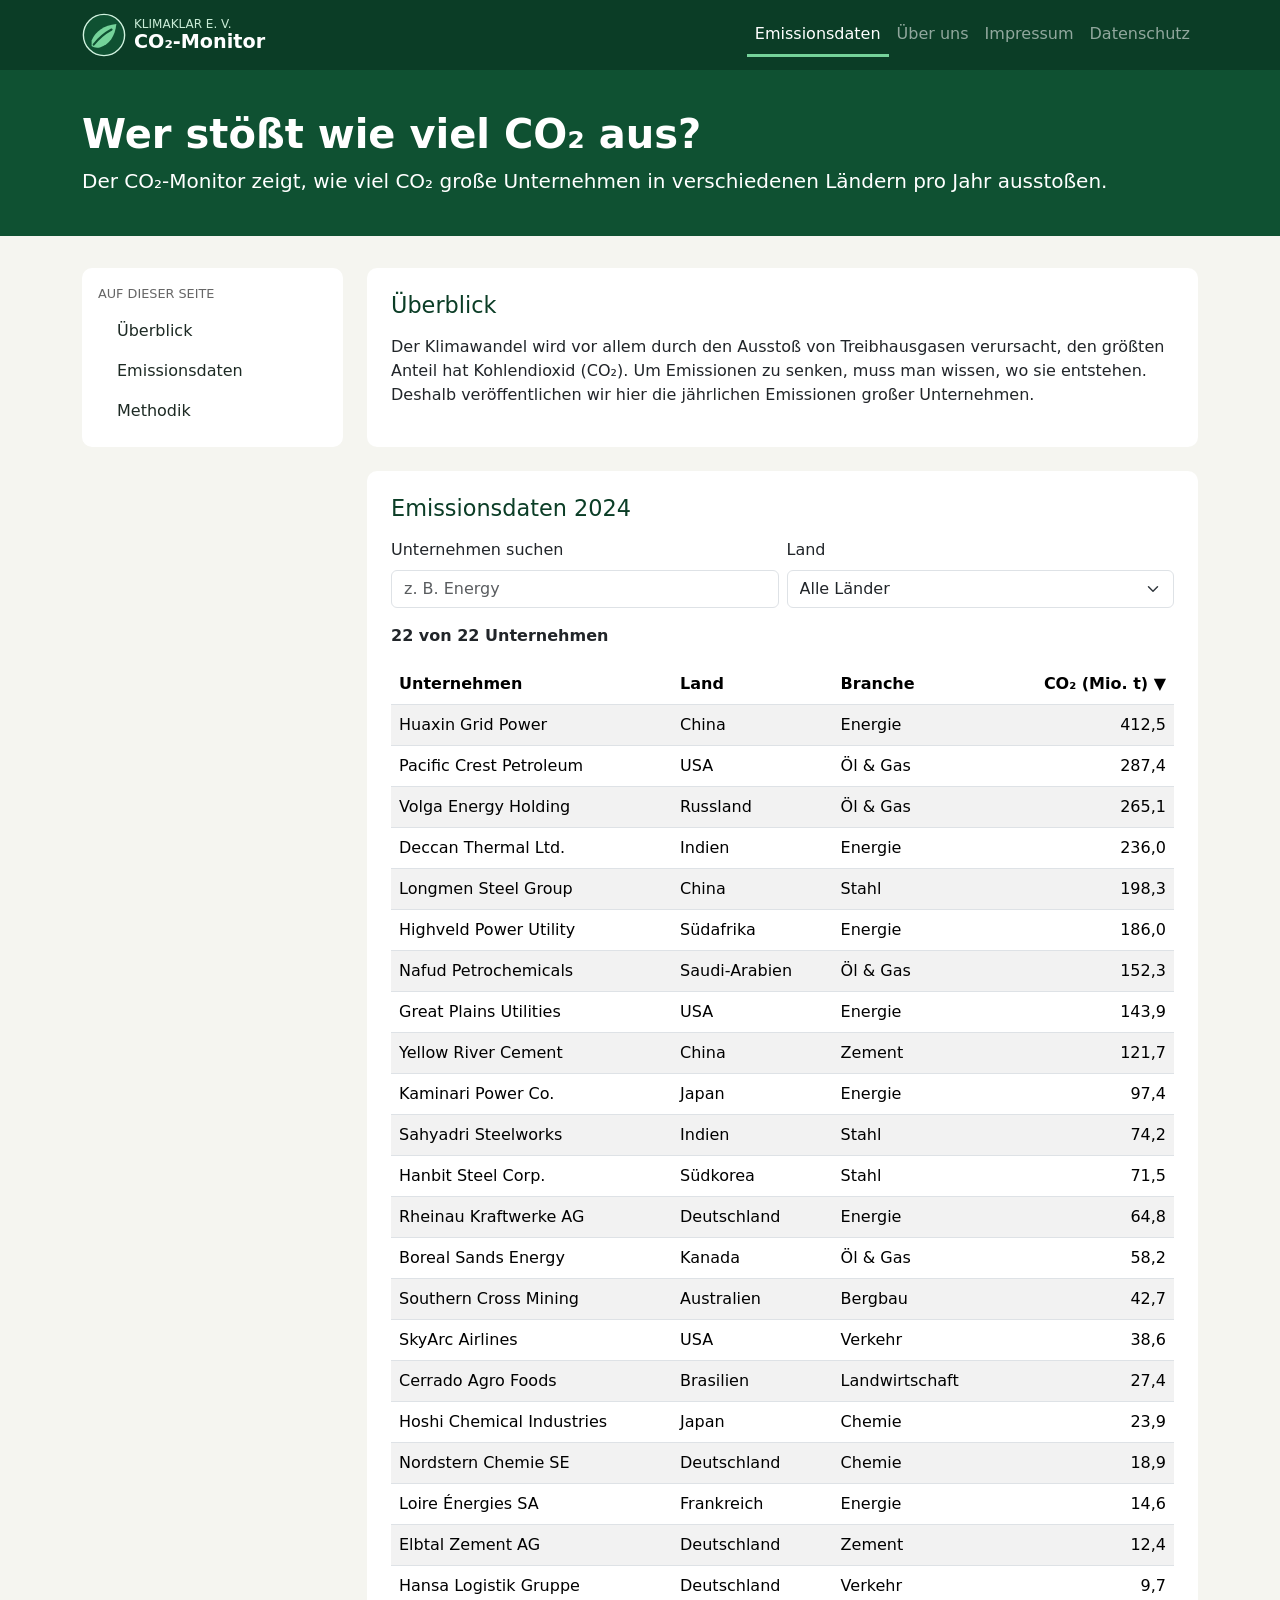
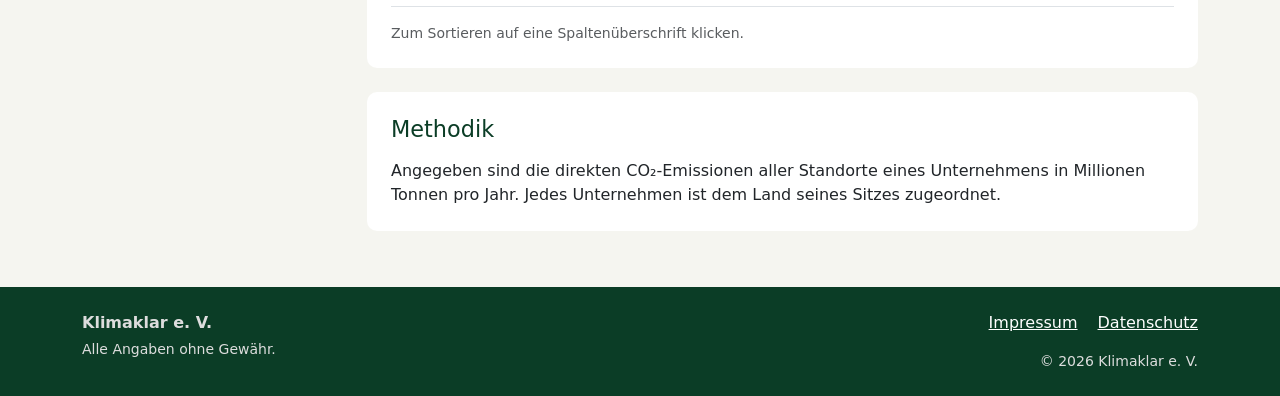
<file: index.html>
<!DOCTYPE html>
<html lang="de">
<head>
  <meta charset="utf-8">
  <meta name="viewport" content="width=device-width, initial-scale=1">
  <title>CO₂-Monitor | Klimaklar e. V.</title>
  <link rel="icon" href="assets/logo.svg" type="image/svg+xml">
  <link rel="stylesheet" href="https://cdn.jsdelivr.net/npm/bootstrap@5.3.3/dist/css/bootstrap.min.css">
  <link rel="stylesheet" href="css/styles.css">
</head>
<body>
  <!-- ===================== HEADER ===================== -->
  <header class="site-header">
    <nav class="navbar navbar-expand-lg navbar-dark" aria-label="Globale Navigation">
      <div class="container-xl">
        <a class="navbar-brand d-flex align-items-center gap-2" href="index.html">
          <img src="assets/logo.svg" alt="Logo Klimaklar e. V." width="44" height="44">
          <span class="brand-text">
            <span class="brand-org">Klimaklar e.&nbsp;V.</span>
            <span class="brand-title">CO₂-Monitor</span>
          </span>
        </a>
        <button class="navbar-toggler" type="button" data-bs-toggle="collapse" data-bs-target="#globalNav"
                aria-controls="globalNav" aria-expanded="false" aria-label="Menü öffnen">
          <span class="navbar-toggler-icon"></span>
        </button>
        <div class="collapse navbar-collapse" id="globalNav">
          <ul class="navbar-nav ms-auto">
            <li class="nav-item"><a class="nav-link active" aria-current="page" href="index.html">Emissionsdaten</a></li>
            <li class="nav-item"><a class="nav-link" href="about.html">Über uns</a></li>
            <li class="nav-item"><a class="nav-link" href="impressum.html">Impressum</a></li>
            <li class="nav-item"><a class="nav-link" href="datenschutz.html">Datenschutz</a></li>
          </ul>
        </div>
      </div>
    </nav>
  </header>

  <!-- ===================== CONTENT ===================== -->
  <section class="hero">
    <div class="container-xl">
      <h1>Wer stößt wie viel CO₂ aus?</h1>
      <p class="lead mb-0">Der CO₂-Monitor zeigt, wie viel CO₂ große Unternehmen in verschiedenen Ländern pro Jahr ausstoßen.</p>
    </div>
  </section>

  <div class="container-xl page-body">
    <div class="row g-4">
      <!-- Lokales Menü mit Links zu den Abschnitten dieser Seite -->
      <aside class="col-lg-3">
        <nav class="local-nav" aria-label="Auf dieser Seite">
          <p class="local-nav-title">Auf dieser Seite</p>
          <ul class="nav flex-lg-column">
            <li class="nav-item"><a class="nav-link" href="#ueberblick">Überblick</a></li>
            <li class="nav-item"><a class="nav-link" href="#daten">Emissionsdaten</a></li>
            <li class="nav-item"><a class="nav-link" href="#methodik">Methodik</a></li>
          </ul>
        </nav>
      </aside>

      <main id="main" class="col-lg-9">
        <section id="ueberblick" class="content-section">
          <h2>Überblick</h2>
          <p>Der Klimawandel wird vor allem durch den Ausstoß von Treibhausgasen verursacht, den größten Anteil hat Kohlendioxid (CO₂). Um Emissionen zu senken, muss man wissen, wo sie entstehen. Deshalb veröffentlichen wir hier die jährlichen Emissionen großer Unternehmen.</p>
        </section>

        <section id="daten" class="content-section">
          <h2>Emissionsdaten 2024</h2>

          <form id="filter" class="row g-2 mb-3">
            <div class="col-md-6">
              <label for="suche" class="form-label">Unternehmen suchen</label>
              <input type="text" id="suche" class="form-control" maxlength="50" placeholder="z. B. Energy">
            </div>
            <div class="col-md-6">
              <label for="land" class="form-label">Land</label>
              <select id="land" class="form-select">
                <option value="alle">Alle Länder</option>
              </select>
            </div>
          </form>

          <div id="hinweis" class="alert alert-info py-2 d-none"></div>
          <p id="anzahl" class="fw-semibold"></p>

          <div class="table-responsive">
            <table id="tabelle" class="table table-striped table-hover align-middle">
              <thead>
                <tr>
                  <th data-spalte="unternehmen">Unternehmen <span></span></th>
                  <th data-spalte="land">Land <span></span></th>
                  <th data-spalte="branche" class="d-none d-sm-table-cell">Branche <span></span></th>
                  <th data-spalte="emissionen" class="text-end">CO₂ (Mio. t) <span></span></th>
                </tr>
              </thead>
              <tbody></tbody>
            </table>
          </div>
          <p class="small text-body-secondary mb-0">Zum Sortieren auf eine Spaltenüberschrift klicken.</p>
        </section>

        <section id="methodik" class="content-section">
          <h2>Methodik</h2>
          <p class="mb-0">Angegeben sind die direkten CO₂-Emissionen aller Standorte eines Unternehmens in Millionen Tonnen pro Jahr. Jedes Unternehmen ist dem Land seines Sitzes zugeordnet.</p>
        </section>
      </main>
    </div>
  </div>

  <!-- ===================== FOOTER ===================== -->
  <footer class="site-footer">
    <div class="container-xl">
      <div class="row g-3">
        <div class="col-md-6">
          <p class="mb-1 fw-semibold">Klimaklar e.&nbsp;V.</p>
          <p class="mb-0 small">Alle Angaben ohne Gewähr.</p>
        </div>
        <div class="col-md-6">
          <nav aria-label="Rechtliches">
            <ul class="footer-links">
              <li><a href="impressum.html">Impressum</a></li>
              <li><a href="datenschutz.html">Datenschutz</a></li>
            </ul>
          </nav>
          <p class="small mb-0">© 2026 Klimaklar e.&nbsp;V.</p>
        </div>
      </div>
    </div>
  </footer>

  <script src="https://cdn.jsdelivr.net/npm/bootstrap@5.3.3/dist/js/bootstrap.bundle.min.js"></script>
  <script src="js/data.js"></script>
  <script src="js/app.js"></script>
</body>
</html>
</file>
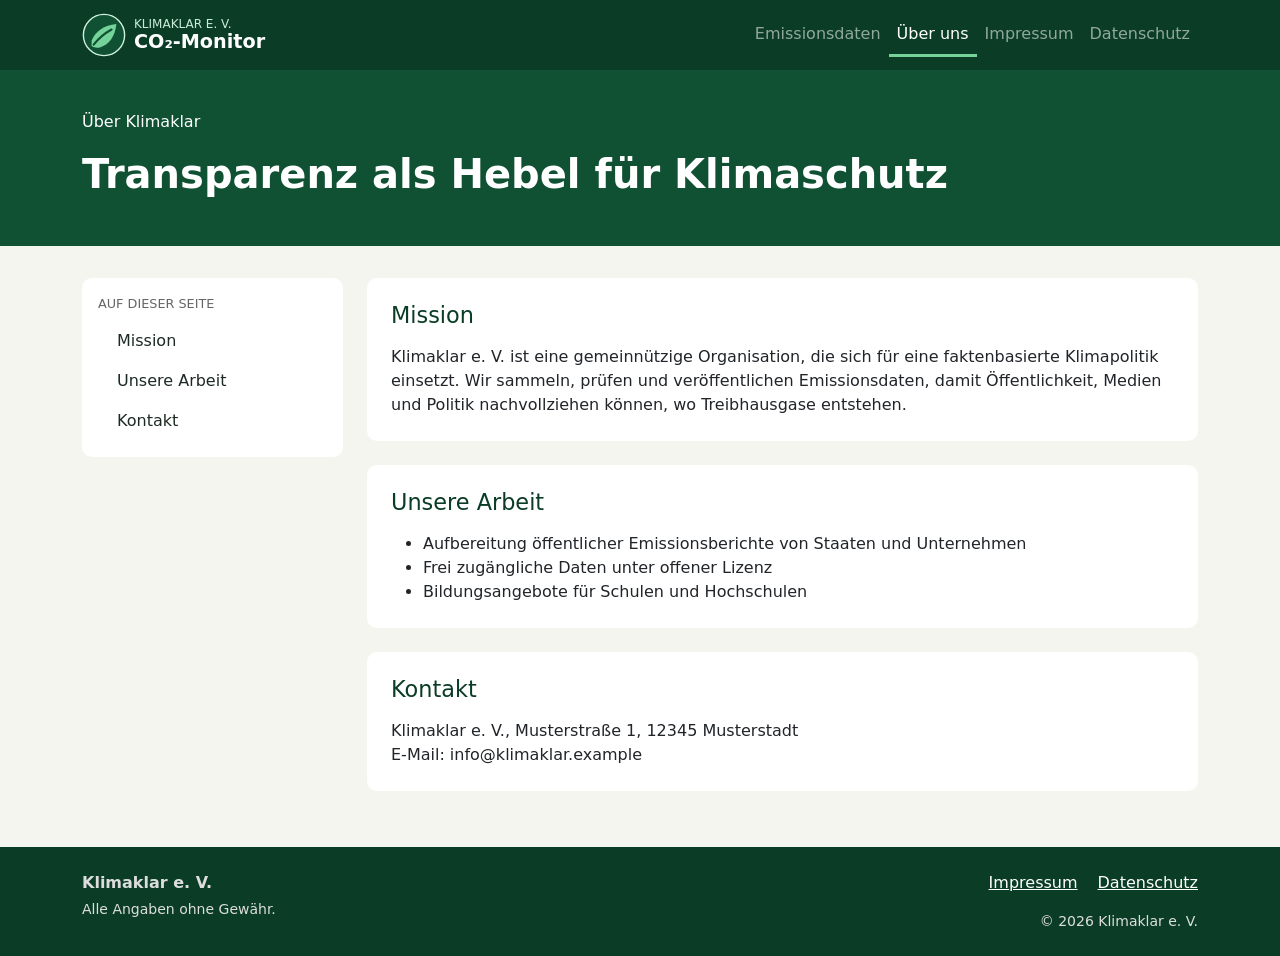
<file: about.html>
<!DOCTYPE html>
<html lang="de">
<head>
  <meta charset="utf-8">
  <meta name="viewport" content="width=device-width, initial-scale=1">
  <title>Über uns | Klimaklar e. V.</title>
  <link rel="icon" href="assets/logo.svg" type="image/svg+xml">
  <link rel="stylesheet" href="https://cdn.jsdelivr.net/npm/bootstrap@5.3.3/dist/css/bootstrap.min.css">
  <link rel="stylesheet" href="css/styles.css">
</head>
<body>
  <!-- ===================== HEADER ===================== -->
  <header class="site-header">
    <nav class="navbar navbar-expand-lg navbar-dark" aria-label="Globale Navigation">
      <div class="container-xl">
        <a class="navbar-brand d-flex align-items-center gap-2" href="index.html">
          <img src="assets/logo.svg" alt="Logo Klimaklar e. V." width="44" height="44">
          <span class="brand-text">
            <span class="brand-org">Klimaklar e.&nbsp;V.</span>
            <span class="brand-title">CO₂-Monitor</span>
          </span>
        </a>
        <button class="navbar-toggler" type="button" data-bs-toggle="collapse" data-bs-target="#globalNav"
                aria-controls="globalNav" aria-expanded="false" aria-label="Menü öffnen">
          <span class="navbar-toggler-icon"></span>
        </button>
        <div class="collapse navbar-collapse" id="globalNav">
          <ul class="navbar-nav ms-auto">
            <li class="nav-item"><a class="nav-link" href="index.html">Emissionsdaten</a></li>
            <li class="nav-item"><a class="nav-link active" aria-current="page" href="about.html">Über uns</a></li>
            <li class="nav-item"><a class="nav-link" href="impressum.html">Impressum</a></li>
            <li class="nav-item"><a class="nav-link" href="datenschutz.html">Datenschutz</a></li>
          </ul>
        </div>
      </div>
    </nav>
  </header>

  <!-- ===================== CONTENT ===================== -->
  <section class="hero hero-small">
    <div class="container-xl">
      <p class="eyebrow">Über Klimaklar</p>
      <h1>Transparenz als Hebel für Klimaschutz</h1>
    </div>
  </section>

  <div class="container-xl page-body">
    <div class="row g-4">
      <!-- Lokales Menü mit Sprungmarken auf die Abschnitte dieser Seite -->
      <aside class="col-lg-3">
        <nav class="local-nav" aria-label="Auf dieser Seite">
          <p class="local-nav-title">Auf dieser Seite</p>
          <ul class="nav flex-lg-column">
            <li class="nav-item"><a class="nav-link" href="#mission">Mission</a></li>
            <li class="nav-item"><a class="nav-link" href="#arbeit">Unsere Arbeit</a></li>
            <li class="nav-item"><a class="nav-link" href="#kontakt">Kontakt</a></li>
          </ul>
        </nav>
      </aside>

      <main id="main" class="col-lg-9">
        <section id="mission" class="content-section">
          <h2>Mission</h2>
          <p class="mb-0">Klimaklar e.&nbsp;V. ist eine gemeinnützige Organisation, die sich für eine faktenbasierte Klimapolitik einsetzt. Wir sammeln, prüfen und veröffentlichen Emissionsdaten, damit Öffentlichkeit, Medien und Politik nachvollziehen können, wo Treibhausgase entstehen.</p>
        </section>
        <section id="arbeit" class="content-section">
          <h2>Unsere Arbeit</h2>
          <ul class="mb-0">
            <li>Aufbereitung öffentlicher Emissionsberichte von Staaten und Unternehmen</li>
            <li>Frei zugängliche Daten unter offener Lizenz</li>
            <li>Bildungsangebote für Schulen und Hochschulen</li>
          </ul>
        </section>
        <section id="kontakt" class="content-section">
          <h2>Kontakt</h2>
          <p class="mb-0">Klimaklar e.&nbsp;V., Musterstraße 1, 12345 Musterstadt<br>E-Mail: info@klimaklar.example</p>
        </section>
      </main>
    </div>
  </div>

  <!-- ===================== FOOTER ===================== -->
  <footer class="site-footer">
    <div class="container-xl">
      <div class="row g-3">
        <div class="col-md-6">
          <p class="mb-1 fw-semibold">Klimaklar e.&nbsp;V.</p>
          <p class="mb-0 small">Alle Angaben ohne Gewähr.</p>
        </div>
        <div class="col-md-6">
          <nav aria-label="Rechtliches">
            <ul class="footer-links">
              <li><a href="impressum.html">Impressum</a></li>
              <li><a href="datenschutz.html">Datenschutz</a></li>
            </ul>
          </nav>
          <p class="small mb-0">© 2026 Klimaklar e.&nbsp;V.</p>
        </div>
      </div>
    </div>
  </footer>

  <script src="https://cdn.jsdelivr.net/npm/bootstrap@5.3.3/dist/js/bootstrap.bundle.min.js"></script>
</body>
</html>
</file>
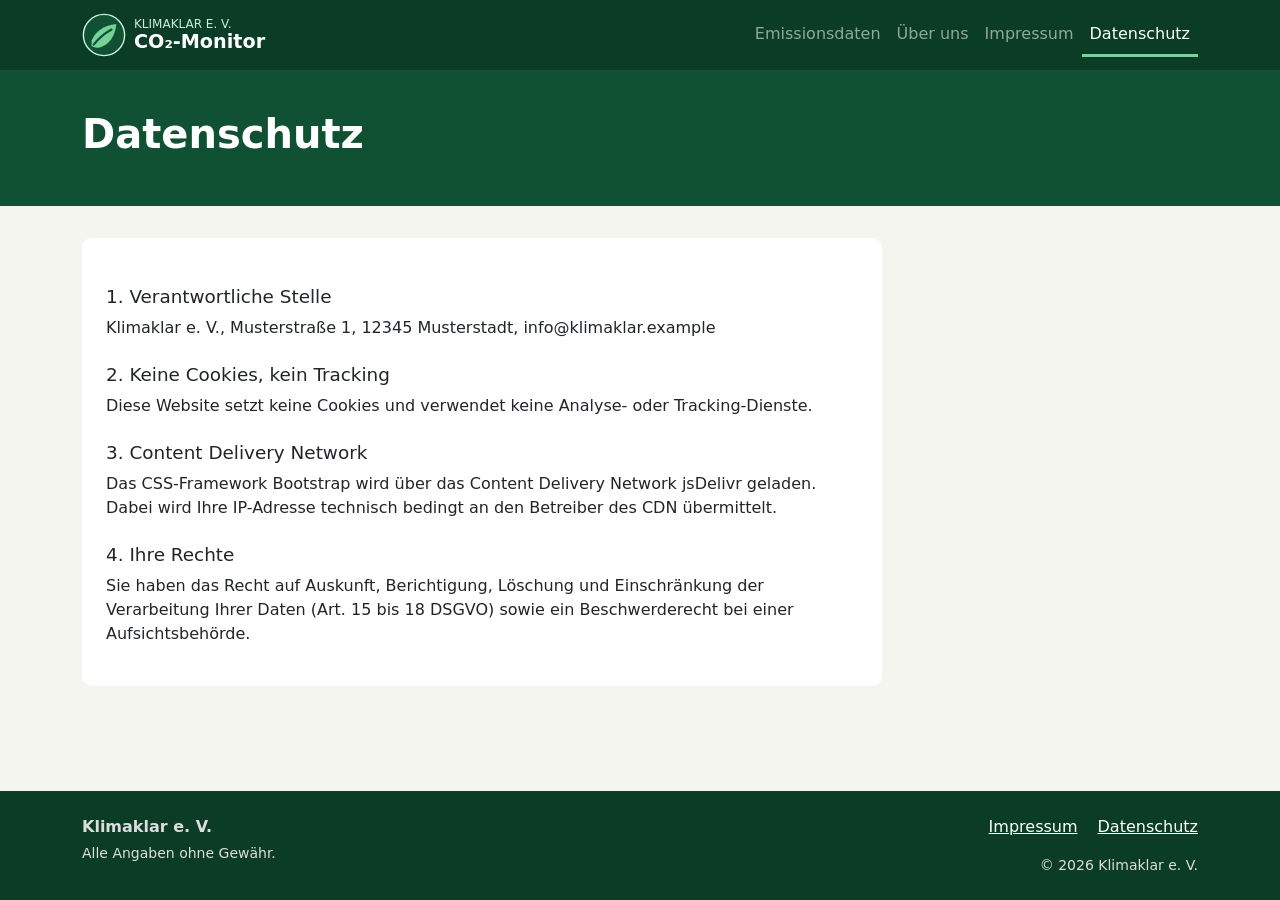
<file: datenschutz.html>
<!DOCTYPE html>
<html lang="de">
<head>
  <meta charset="utf-8">
  <meta name="viewport" content="width=device-width, initial-scale=1">
  <title>Datenschutz | Klimaklar e. V.</title>
  <link rel="icon" href="assets/logo.svg" type="image/svg+xml">
  <link rel="stylesheet" href="https://cdn.jsdelivr.net/npm/bootstrap@5.3.3/dist/css/bootstrap.min.css">
  <link rel="stylesheet" href="css/styles.css">
</head>
<body>
  <!-- ===================== HEADER ===================== -->
  <header class="site-header">
    <nav class="navbar navbar-expand-lg navbar-dark" aria-label="Globale Navigation">
      <div class="container-xl">
        <a class="navbar-brand d-flex align-items-center gap-2" href="index.html">
          <img src="assets/logo.svg" alt="Logo Klimaklar e. V." width="44" height="44">
          <span class="brand-text">
            <span class="brand-org">Klimaklar e.&nbsp;V.</span>
            <span class="brand-title">CO₂-Monitor</span>
          </span>
        </a>
        <button class="navbar-toggler" type="button" data-bs-toggle="collapse" data-bs-target="#globalNav"
                aria-controls="globalNav" aria-expanded="false" aria-label="Menü öffnen">
          <span class="navbar-toggler-icon"></span>
        </button>
        <div class="collapse navbar-collapse" id="globalNav">
          <ul class="navbar-nav ms-auto">
            <li class="nav-item"><a class="nav-link" href="index.html">Emissionsdaten</a></li>
            <li class="nav-item"><a class="nav-link" href="about.html">Über uns</a></li>
            <li class="nav-item"><a class="nav-link" href="impressum.html">Impressum</a></li>
            <li class="nav-item"><a class="nav-link active" aria-current="page" href="datenschutz.html">Datenschutz</a></li>
          </ul>
        </div>
      </div>
    </nav>
  </header>

  <!-- ===================== CONTENT ===================== -->
  <section class="hero hero-small">
    <div class="container-xl">
      <h1>Datenschutz</h1>
    </div>
  </section>

  <div class="container-xl page-body">
    <main id="main" class="legal-text">
      <h2>1. Verantwortliche Stelle</h2>
      <p>Klimaklar e.&nbsp;V., Musterstraße 1, 12345 Musterstadt, info@klimaklar.example</p>
      <h2>2. Keine Cookies, kein Tracking</h2>
      <p>Diese Website setzt keine Cookies und verwendet keine Analyse- oder Tracking-Dienste.</p>
      <h2>3. Content Delivery Network</h2>
      <p>Das CSS-Framework Bootstrap wird über das Content Delivery Network jsDelivr geladen. Dabei wird Ihre IP-Adresse technisch bedingt an den Betreiber des CDN übermittelt.</p>
      <h2>4. Ihre Rechte</h2>
      <p>Sie haben das Recht auf Auskunft, Berichtigung, Löschung und Einschränkung der Verarbeitung Ihrer Daten (Art. 15 bis 18 DSGVO) sowie ein Beschwerderecht bei einer Aufsichtsbehörde.</p>
    </main>
  </div>

  <!-- ===================== FOOTER ===================== -->
  <footer class="site-footer">
    <div class="container-xl">
      <div class="row g-3">
        <div class="col-md-6">
          <p class="mb-1 fw-semibold">Klimaklar e.&nbsp;V.</p>
          <p class="mb-0 small">Alle Angaben ohne Gewähr.</p>
        </div>
        <div class="col-md-6">
          <nav aria-label="Rechtliches">
            <ul class="footer-links">
              <li><a href="impressum.html">Impressum</a></li>
              <li><a href="datenschutz.html">Datenschutz</a></li>
            </ul>
          </nav>
          <p class="small mb-0">© 2026 Klimaklar e.&nbsp;V.</p>
        </div>
      </div>
    </div>
  </footer>

  <script src="https://cdn.jsdelivr.net/npm/bootstrap@5.3.3/dist/js/bootstrap.bundle.min.js"></script>
</body>
</html>
</file>
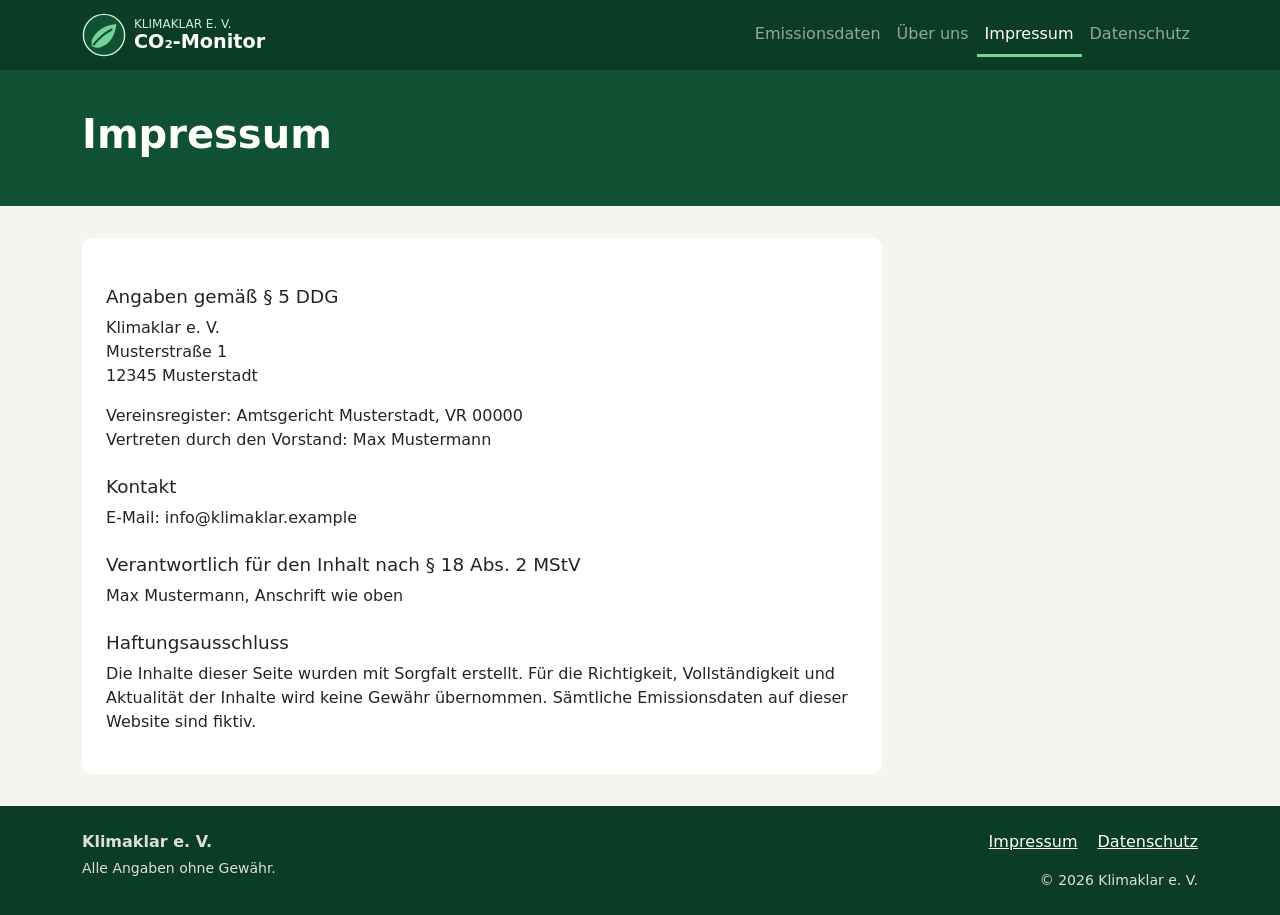
<file: impressum.html>
<!DOCTYPE html>
<html lang="de">
<head>
  <meta charset="utf-8">
  <meta name="viewport" content="width=device-width, initial-scale=1">
  <title>Impressum | Klimaklar e. V.</title>
  <link rel="icon" href="assets/logo.svg" type="image/svg+xml">
  <link rel="stylesheet" href="https://cdn.jsdelivr.net/npm/bootstrap@5.3.3/dist/css/bootstrap.min.css">
  <link rel="stylesheet" href="css/styles.css">
</head>
<body>
  <!-- ===================== HEADER ===================== -->
  <header class="site-header">
    <nav class="navbar navbar-expand-lg navbar-dark" aria-label="Globale Navigation">
      <div class="container-xl">
        <a class="navbar-brand d-flex align-items-center gap-2" href="index.html">
          <img src="assets/logo.svg" alt="Logo Klimaklar e. V." width="44" height="44">
          <span class="brand-text">
            <span class="brand-org">Klimaklar e.&nbsp;V.</span>
            <span class="brand-title">CO₂-Monitor</span>
          </span>
        </a>
        <button class="navbar-toggler" type="button" data-bs-toggle="collapse" data-bs-target="#globalNav"
                aria-controls="globalNav" aria-expanded="false" aria-label="Menü öffnen">
          <span class="navbar-toggler-icon"></span>
        </button>
        <div class="collapse navbar-collapse" id="globalNav">
          <ul class="navbar-nav ms-auto">
            <li class="nav-item"><a class="nav-link" href="index.html">Emissionsdaten</a></li>
            <li class="nav-item"><a class="nav-link" href="about.html">Über uns</a></li>
            <li class="nav-item"><a class="nav-link active" aria-current="page" href="impressum.html">Impressum</a></li>
            <li class="nav-item"><a class="nav-link" href="datenschutz.html">Datenschutz</a></li>
          </ul>
        </div>
      </div>
    </nav>
  </header>

  <!-- ===================== CONTENT ===================== -->
  <section class="hero hero-small">
    <div class="container-xl">
      <h1>Impressum</h1>
    </div>
  </section>

  <div class="container-xl page-body">
    <main id="main" class="legal-text">
      <h2>Angaben gemäß § 5 DDG</h2>
      <p>Klimaklar e.&nbsp;V.<br>Musterstraße 1<br>12345 Musterstadt</p>
      <p>Vereinsregister: Amtsgericht Musterstadt, VR 00000<br>Vertreten durch den Vorstand: Max Mustermann</p>
      <h2>Kontakt</h2>
      <p>E-Mail: info@klimaklar.example</p>
      <h2>Verantwortlich für den Inhalt nach § 18 Abs. 2 MStV</h2>
      <p>Max Mustermann, Anschrift wie oben</p>
      <h2>Haftungsausschluss</h2>
      <p>Die Inhalte dieser Seite wurden mit Sorgfalt erstellt. Für die Richtigkeit, Vollständigkeit und Aktualität der Inhalte wird keine Gewähr übernommen. Sämtliche Emissionsdaten auf dieser Website sind fiktiv.</p>
    </main>
  </div>

  <!-- ===================== FOOTER ===================== -->
  <footer class="site-footer">
    <div class="container-xl">
      <div class="row g-3">
        <div class="col-md-6">
          <p class="mb-1 fw-semibold">Klimaklar e.&nbsp;V.</p>
          <p class="mb-0 small">Alle Angaben ohne Gewähr.</p>
        </div>
        <div class="col-md-6">
          <nav aria-label="Rechtliches">
            <ul class="footer-links">
              <li><a href="impressum.html">Impressum</a></li>
              <li><a href="datenschutz.html">Datenschutz</a></li>
            </ul>
          </nav>
          <p class="small mb-0">© 2026 Klimaklar e.&nbsp;V.</p>
        </div>
      </div>
    </div>
  </footer>

  <script src="https://cdn.jsdelivr.net/npm/bootstrap@5.3.3/dist/js/bootstrap.bundle.min.js"></script>
</body>
</html>
</file>
<file: css/styles.css>
/* Eigene Styles, ergänzend zu Bootstrap */

body {
  background-color: #f5f5f0;
  display: flex;
  flex-direction: column;
  min-height: 100vh;
}

/* Header */
.site-header {
  background-color: #0b3d26;
}

.brand-text {
  display: flex;
  flex-direction: column;
  line-height: 1.1;
}

.brand-org {
  font-size: 0.75rem;
  text-transform: uppercase;
  color: #c9ecd7;
}

.brand-title {
  font-size: 1.2rem;
  font-weight: bold;
  color: #fff;
}

.site-header .nav-link.active {
  border-bottom: 3px solid #75d39a;
}

/* Einstiegsbereich */
.hero {
  background-color: #0f5132;
  color: #fff;
  padding: 2.5rem 0;
}

.hero h1 {
  font-weight: bold;
}

/* Inhalt */
.page-body {
  padding-top: 2rem;
  padding-bottom: 2rem;
  flex: 1;
}

.content-section {
  background-color: #fff;
  border-radius: 10px;
  padding: 1.5rem;
  margin-bottom: 1.5rem;
}

.content-section h2 {
  font-size: 1.4rem;
  color: #0b3d26;
  margin-bottom: 1rem;
}

/* Lokales Menü */
.local-nav {
  background-color: #fff;
  border-radius: 10px;
  padding: 1rem;
}

.local-nav-title {
  font-size: 0.8rem;
  text-transform: uppercase;
  color: #666;
  margin-bottom: 0.5rem;
}

.local-nav .nav-link {
  color: #1d2a24;
  border-left: 3px solid transparent;
}

.local-nav .nav-link:hover {
  border-left-color: #2f9e62;
  background-color: #f5f5f0;
}

/* Tabelle: Überschriften sind klickbar */
#tabelle th {
  cursor: pointer;
  white-space: nowrap;
}

#tabelle th:hover {
  color: #2f9e62;
}

/* Rechtstexte */
.legal-text {
  background-color: #fff;
  border-radius: 10px;
  padding: 1.5rem;
  max-width: 800px;
}

.legal-text h2 {
  font-size: 1.15rem;
  margin-top: 1.5rem;
}

/* Footer */
.site-footer {
  background-color: #0b3d26;
  color: #ddd;
  padding: 1.5rem 0;
}

.site-footer a {
  color: #fff;
}

.footer-links {
  list-style: none;
  padding: 0;
  display: flex;
  gap: 1.25rem;
}

/* Tablet und Desktop: Footer-Links rechts */
@media (min-width: 768px) {
  .site-footer .col-md-6:last-child {
    text-align: right;
  }
  .footer-links {
    justify-content: flex-end;
  }
}

/* Desktop: lokales Menü bleibt beim Scrollen stehen */
@media (min-width: 992px) {
  .local-nav {
    position: sticky;
    top: 1rem;
  }
}

/* Smartphone und Tablet: lokales Menü als Leiste über dem Inhalt */
@media (max-width: 991px) {
  .local-nav .nav {
    flex-wrap: nowrap;
    overflow-x: auto;
  }
  .local-nav .nav-link {
    white-space: nowrap;
    border-left: none;
  }
}

/* Smartphone: etwas weniger Innenabstand */
@media (max-width: 575px) {
  .content-section {
    padding: 1rem;
  }
  .hero h1 {
    font-size: 1.8rem;
  }
  #tabelle {
    font-size: 0.9rem;
  }
  #tabelle th {
    white-space: normal;
  }
  .local-nav .nav-link {
    padding: 0.4rem 0.6rem;
  }
}
</file>
